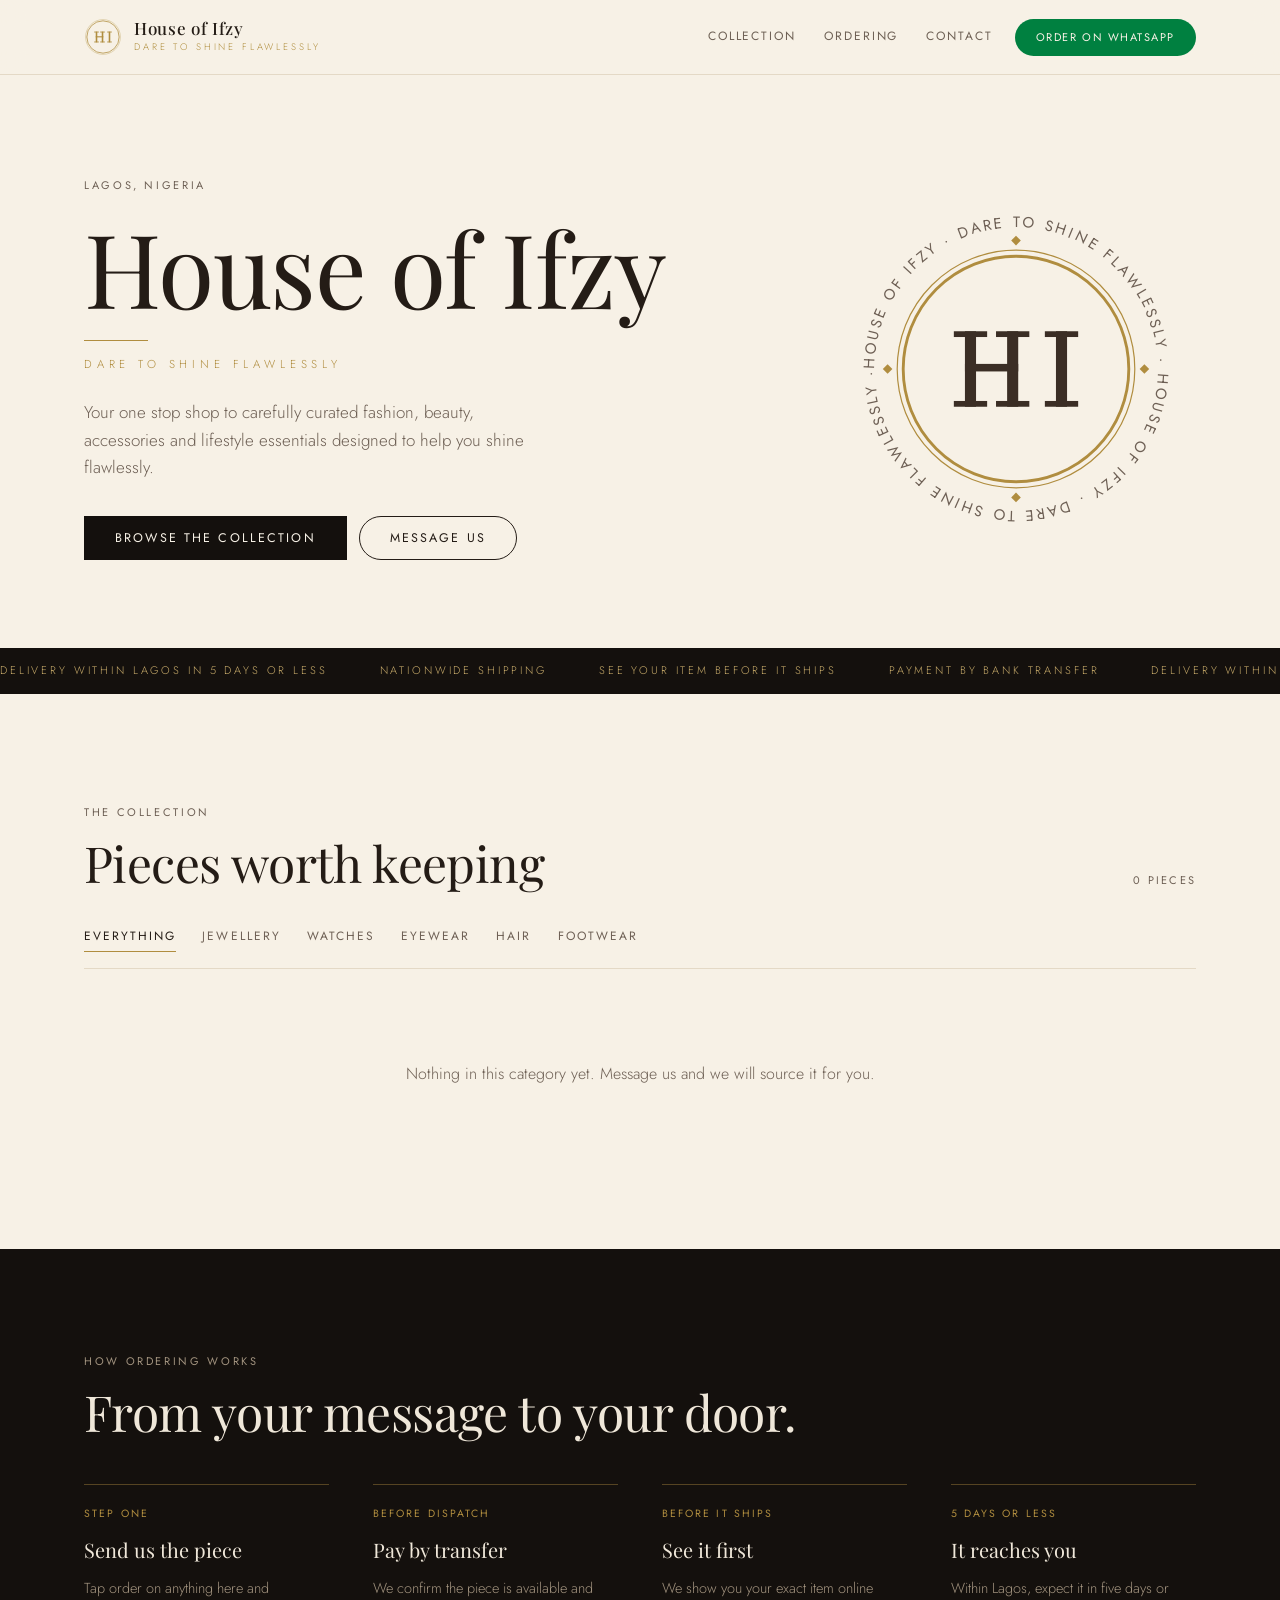
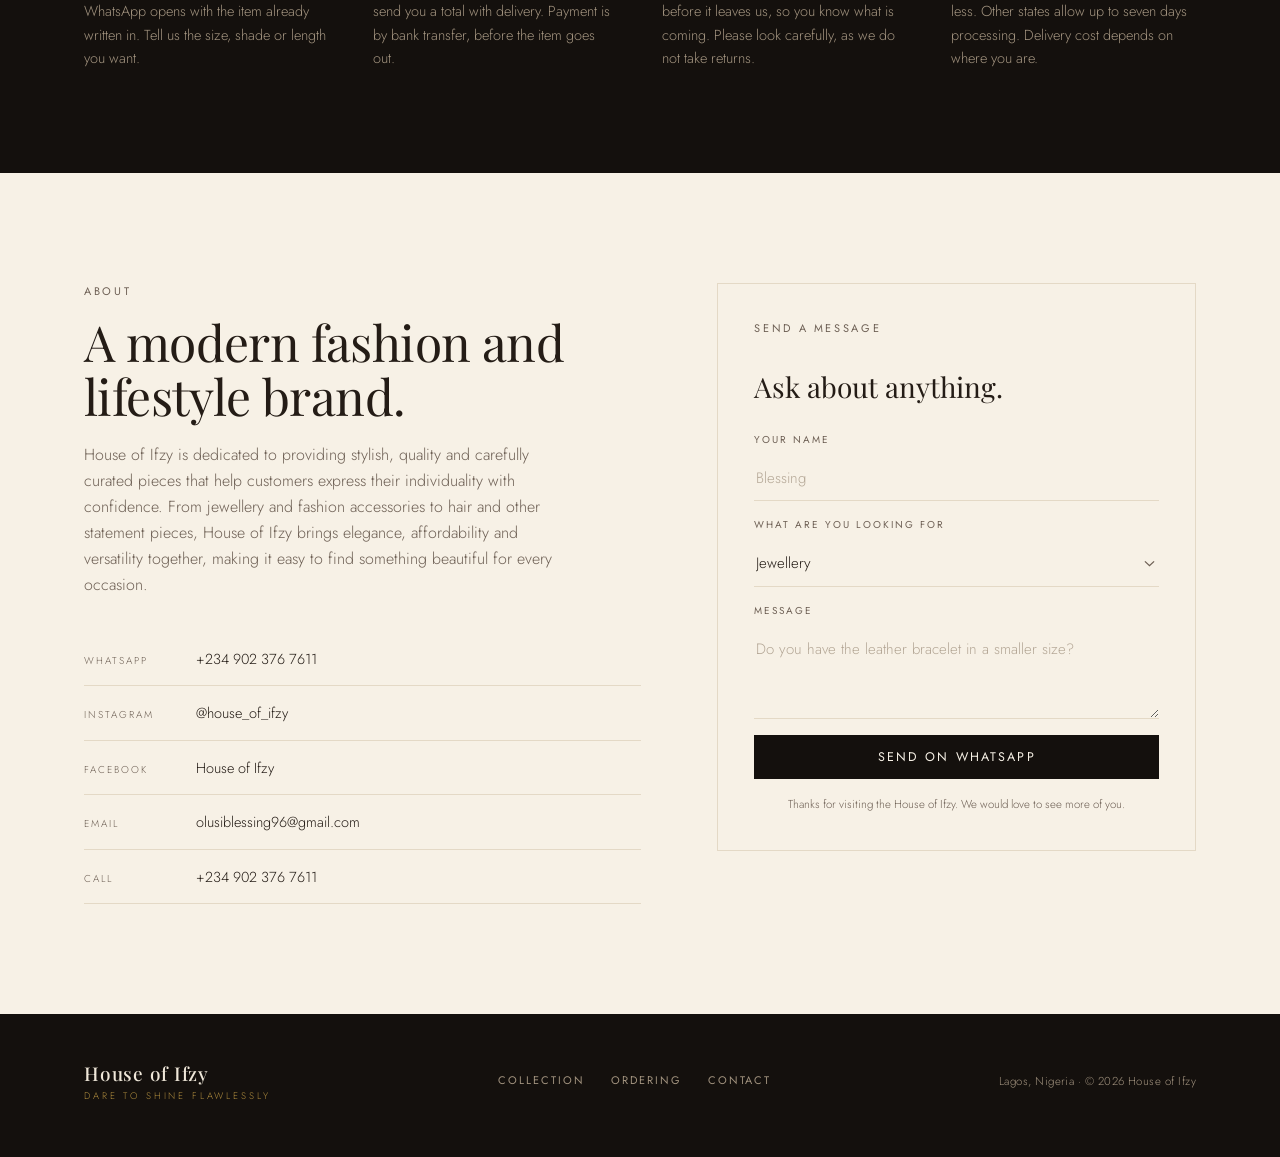
<file: house-of-ifzy/index.html>
<!doctype html>
<html lang="en">
  <head>
    <meta charset="utf-8" />
    <meta name="viewport" content="width=device-width, initial-scale=1" />
    <title>House of Ifzy | Dare to shine flawlessly</title>
    <meta
      name="description"
      content="Carefully curated fashion, beauty, accessories and lifestyle essentials. Jewellery, watches, eyewear, hair and footwear, delivered from Lagos nationwide."
    />

    <meta property="og:title" content="House of Ifzy" />
    <meta
      property="og:description"
      content="Dare to shine flawlessly. Curated jewellery, watches, eyewear, hair and footwear, from Lagos."
    />
    <meta property="og:type" content="website" />
    <meta property="og:url" content="https://house-of-ifzy.netlify.app/" />
    <meta
      property="og:image"
      content="https://house-of-ifzy.netlify.app/share-card.jpg"
    />
    <meta property="og:image:width" content="1200" />
    <meta property="og:image:height" content="630" />
    <meta
      property="og:image:alt"
      content="House of Ifzy. Dare to shine flawlessly."
    />
    <meta name="twitter:card" content="summary_large_image" />

    <link rel="icon" href="logo.svg" type="image/svg+xml" />

    <link rel="preconnect" href="https://fonts.googleapis.com" />
    <link rel="preconnect" href="https://fonts.gstatic.com" crossorigin />
    <link
      href="https://fonts.googleapis.com/css2?family=Playfair+Display:ital,wght@0,400;0,500;0,600;1,400&family=Jost:wght@300;400;500&display=swap"
      rel="stylesheet"
    />

    <link rel="stylesheet" href="styles.css" />
  </head>

  <body>
    <a class="skip" href="#collection">Skip to the collection</a>

    <!-- ============================================================ header -->
    <header class="masthead">
      <div class="shell masthead-in">
        <a class="brand" href="#top" aria-label="House of Ifzy, home">
          <svg
            class="brand-seal"
            viewBox="0 0 120 120"
            aria-hidden="true"
            focusable="false"
          >
            <circle
              cx="60"
              cy="60"
              r="55"
              fill="none"
              stroke="currentColor"
              stroke-width="1"
            />
            <circle
              cx="60"
              cy="60"
              r="51"
              fill="none"
              stroke="currentColor"
              stroke-width="2.4"
            />
            <g fill="currentColor">
              <rect x="37" y="43" width="5" height="34" />
              <rect x="56" y="43" width="5" height="34" />
              <rect x="37" y="57.7" width="24" height="3.4" />
              <rect x="32" y="43" width="15" height="2.6" />
              <rect x="32" y="74.4" width="15" height="2.6" />
              <rect x="51" y="43" width="15" height="2.6" />
              <rect x="51" y="74.4" width="15" height="2.6" />
              <rect x="78" y="43" width="5" height="34" />
              <rect x="73" y="43" width="15" height="2.6" />
              <rect x="73" y="74.4" width="15" height="2.6" />
            </g>
          </svg>
          <span class="brand-words">
            <span class="brand-name">House of Ifzy</span>
            <span class="brand-line">Dare to shine flawlessly</span>
          </span>
        </a>

        <nav class="masthead-nav" aria-label="Sections">
          <a href="#collection">Collection</a>
          <a href="#ordering">Ordering</a>
          <a href="#contact">Contact</a>
        </nav>

        <a
          class="btn btn-fill btn-sm"
          data-wa="Hello House of Ifzy, I would like to place an order."
          >Order on WhatsApp</a
        >
      </div>
    </header>

    <main id="top">
      <!-- ============================================================ hero -->
      <section class="hero">
        <div class="shell hero-in">
          <div class="hero-type">
            <p class="eyebrow reveal">Lagos, Nigeria</p>

            <h1 class="lockup reveal">
              <span class="lockup-name">House of Ifzy</span>
              <span class="lockup-rule" aria-hidden="true"></span>
              <span class="lockup-line">Dare to shine flawlessly</span>
            </h1>

            <p class="hero-copy reveal">
              Your one stop shop to carefully curated fashion, beauty,
              accessories and lifestyle essentials designed to help you shine
              flawlessly.
            </p>

            <div class="hero-acts reveal">
              <a class="btn btn-fill" href="#collection"
                >Browse the collection</a
              >
              <a
                class="btn btn-line"
                data-wa="Hello House of Ifzy, I have a question."
                >Message us</a
              >
            </div>
          </div>

          <div class="hallmark" aria-hidden="true">
            <svg viewBox="0 0 300 300" class="hallmark-svg">
              <defs>
                <path
                  id="hallmark-ring"
                  d="M 150,150 m -118,0 a 118,118 0 1,1 236,0 a 118,118 0 1,1 -236,0"
                />
              </defs>

              <g class="hallmark-spin">
                <text
                  class="hallmark-text"
                  textLength="741"
                  lengthAdjust="spacing"
                >
                  <textPath href="#hallmark-ring" startOffset="0">
                    HOUSE OF IFZY &#183; DARE TO SHINE FLAWLESSLY &#183; HOUSE
                    OF IFZY &#183; DARE TO SHINE FLAWLESSLY &#183;
                  </textPath>
                </text>
              </g>

              <circle cx="150" cy="150" r="99" class="hallmark-ring-thin" />
              <circle cx="150" cy="150" r="94" class="hallmark-ring-thick" />

              <g class="hallmark-tick">
                <path d="M150 39 L154 43 L150 47 L146 43 Z" />
                <path d="M261 150 L257 154 L253 150 L257 146 Z" />
                <path d="M150 261 L146 257 L150 253 L154 257 Z" />
                <path d="M39 150 L43 146 L47 150 L43 154 Z" />
              </g>

              <g
                class="hallmark-mono"
                transform="translate(150,150) scale(1.85) translate(-60,-60)"
              >
                <rect x="37" y="43" width="5" height="34" />
                <rect x="56" y="43" width="5" height="34" />
                <rect x="37" y="57.7" width="24" height="3.4" />
                <rect x="32" y="43" width="15" height="2.6" />
                <rect x="32" y="74.4" width="15" height="2.6" />
                <rect x="51" y="43" width="15" height="2.6" />
                <rect x="51" y="74.4" width="15" height="2.6" />
                <rect x="78" y="43" width="5" height="34" />
                <rect x="73" y="43" width="15" height="2.6" />
                <rect x="73" y="74.4" width="15" height="2.6" />
              </g>
            </svg>
          </div>
        </div>
      </section>

      <!-- ============================================================ strip -->
      <div class="strip">
        <div class="strip-track" id="strip" aria-hidden="true"></div>
      </div>

      <!-- ======================================================= collection -->
      <section class="collection" id="collection">
        <div class="shell">
          <div class="section-head">
            <div>
              <p class="eyebrow">The collection</p>
              <h2>Pieces worth keeping</h2>
            </div>
            <p class="tally" id="tally"></p>
          </div>

          <div
            class="filters"
            role="group"
            aria-label="Filter the collection"
            id="filters"
          ></div>

          <div class="rack" id="rack">
            <div class="ghost"></div>
            <div class="ghost"></div>
            <div class="ghost"></div>
            <div class="ghost"></div>
          </div>
        </div>
      </section>

      <!-- ========================================================= ordering -->
      <section class="ordering" id="ordering">
        <div class="shell">
          <p class="eyebrow">How ordering works</p>
          <h2>From your message to your door.</h2>

          <ol class="steps">
            <li class="step">
              <span class="step-when">Step one</span>
              <h3>Send us the piece</h3>
              <p>
                Tap order on anything here and WhatsApp opens with the item
                already written in. Tell us the size, shade or length you want.
              </p>
            </li>
            <li class="step">
              <span class="step-when">Before dispatch</span>
              <h3>Pay by transfer</h3>
              <p>
                We confirm the piece is available and send you a total with
                delivery. Payment is by bank transfer, before the item goes out.
              </p>
            </li>
            <li class="step">
              <span class="step-when">Before it ships</span>
              <h3>See it first</h3>
              <p>
                We show you your exact item online before it leaves us, so you
                know what is coming. Please look carefully, as we do not take
                returns.
              </p>
            </li>
            <li class="step">
              <span class="step-when">5 days or less</span>
              <h3>It reaches you</h3>
              <p>
                Within Lagos, expect it in five days or less. Other states allow
                up to seven days processing. Delivery cost depends on where you
                are.
              </p>
            </li>
          </ol>
        </div>
      </section>

      <!-- ========================================================== contact -->
      <section class="contact" id="contact">
        <div class="shell contact-in">
          <div class="about">
            <p class="eyebrow">About</p>
            <h2>A modern fashion and lifestyle brand.</h2>
            <p class="about-copy">
              House of Ifzy is dedicated to providing stylish, quality and
              carefully curated pieces that help customers express their
              individuality with confidence. From jewellery and fashion
              accessories to hair and other statement pieces, House of Ifzy
              brings elegance, affordability and versatility together, making it
              easy to find something beautiful for every occasion.
            </p>

            <nav class="reach" aria-label="Contact details">
              <a data-reach="wa"
                ><span class="reach-k">WhatsApp</span><span data-phone></span
              ></a>
              <a data-reach="ig"
                ><span class="reach-k">Instagram</span><span data-ig></span
              ></a>
              <a data-reach="fb"
                ><span class="reach-k">Facebook</span><span data-fb></span
              ></a>
              <a data-reach="mail"
                ><span class="reach-k">Email</span><span data-mail></span
              ></a>
              <a data-reach="tel"
                ><span class="reach-k">Call</span><span data-phone></span
              ></a>
            </nav>
          </div>

          <form class="enquiry" id="enquiry" novalidate>
            <p class="eyebrow">Send a message</p>
            <h3>Ask about anything.</h3>

            <div class="field">
              <label for="f-name">Your name</label>
              <input
                id="f-name"
                type="text"
                autocomplete="name"
                placeholder="Blessing"
                required
              />
            </div>

            <div class="field">
              <label for="f-cat">What are you looking for</label>
              <select id="f-cat"></select>
            </div>

            <div class="field">
              <label for="f-msg">Message</label>
              <textarea
                id="f-msg"
                placeholder="Do you have the leather bracelet in a smaller size?"
                required
              ></textarea>
            </div>

            <p class="form-error" id="f-error" hidden></p>
            <button class="btn btn-fill btn-block" type="submit">
              Send on WhatsApp
            </button>
            <p class="form-note">
              Thanks for visiting the House of Ifzy. We would love to see more
              of you.
            </p>
          </form>
        </div>
      </section>
    </main>

    <!-- ============================================================ footer -->
    <footer class="footer">
      <div class="shell footer-in">
        <div class="footer-brand">
          <span class="brand-name">House of Ifzy</span>
          <span class="brand-line">Dare to shine flawlessly</span>
        </div>

        <nav class="footer-nav" aria-label="Sections">
          <a href="#collection">Collection</a>
          <a href="#ordering">Ordering</a>
          <a href="#contact">Contact</a>
        </nav>

        <p class="footer-fine">
          Lagos, Nigeria <span aria-hidden="true">&#183;</span> &copy;
          <span id="year"></span> House of Ifzy
        </p>
      </div>
    </footer>

    <!-- ========================================================== lightbox -->
    <dialog class="viewer" id="viewer" aria-label="Product details"></dialog>

    <script src="app.js" type="module"></script>
  </body>
</html>
</file>
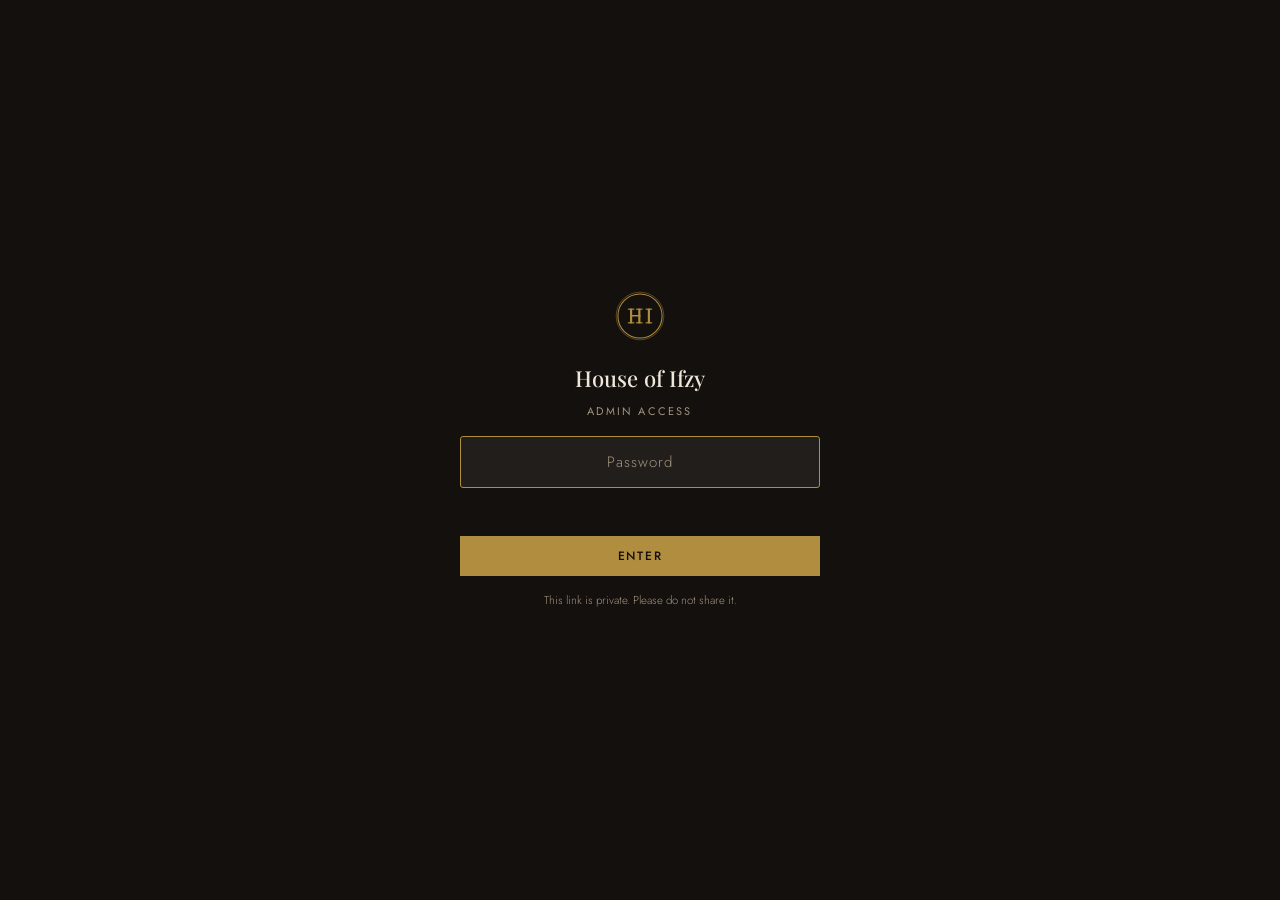
<file: house-of-ifzy/admin.html>
<!doctype html>
<html lang="en">
  <head>
    <meta charset="utf-8" />
    <meta name="viewport" content="width=device-width, initial-scale=1" />
    <title>House of Ifzy | Admin</title>
    <meta name="robots" content="noindex,nofollow" />

    <link rel="preconnect" href="https://fonts.googleapis.com" />
    <link rel="preconnect" href="https://fonts.gstatic.com" crossorigin />
    <link
      href="https://fonts.googleapis.com/css2?family=Playfair+Display:wght@400;500&family=Jost:wght@300;400;500&display=swap"
      rel="stylesheet"
    />

    <style>
      :root {
        --cream: #f7f1e6;
        --sand: #e4d9c6;
        --gold: #b08d3f;
        --gold-pale: #f0e8d4;
        --cocoa: #3b2e25;
        --ink: #241c16;
        --ink-soft: #6e6055;
        --noir: #14100d;
        --on-noir: #efe7d9;
        --on-noir-soft: #a2937f;
        --ok: #3a7d44;
        --bad: #a33a2a;
        --bad-pale: #fdf0ee;
        --display: "Playfair Display", Georgia, serif;
        --body: "Jost", system-ui, sans-serif;
        --pad: clamp(16px, 4vw, 28px);
        --ease: 240ms cubic-bezier(0.22, 0.61, 0.36, 1);
      }
      *,
      *::before,
      *::after {
        box-sizing: border-box;
        margin: 0;
        padding: 0;
      }
      html {
        -webkit-text-size-adjust: 100%;
        height: 100%;
      }
      body {
        background: var(--cream);
        color: var(--ink);
        font-family: var(--body);
        font-size: 16px;
        line-height: 1.5;
        min-height: 100%;
        display: flex;
        flex-direction: column;
      }
      img {
        display: block;
        max-width: 100%;
      }
      button,
      input,
      select,
      textarea {
        font: inherit;
        color: inherit;
      }
      button {
        background: none;
        border: 0;
        cursor: pointer;
      }
      :focus-visible {
        outline: 2px solid var(--gold);
        outline-offset: 3px;
      }

      .topbar {
        position: sticky;
        top: 0;
        z-index: 60;
        background: var(--noir);
        color: var(--on-noir);
        padding: 14px var(--pad);
        display: flex;
        align-items: center;
        gap: 14px;
        flex-shrink: 0;
      }
      .topbar-name {
        font-family: var(--display);
        font-size: 16px;
        font-weight: 500;
        margin-right: auto;
      }
      .topbar-badge {
        font-size: 10px;
        letter-spacing: 0.18em;
        text-transform: uppercase;
        color: var(--on-noir-soft);
      }
      .topbar-count {
        font-size: 12px;
        font-weight: 300;
        color: var(--on-noir-soft);
      }

      .btn {
        display: inline-flex;
        align-items: center;
        justify-content: center;
        gap: 8px;
        padding: 13px 22px;
        font-size: 12px;
        font-weight: 500;
        letter-spacing: 0.15em;
        text-transform: uppercase;
        line-height: 1;
        border: 1px solid transparent;
        transition:
          background var(--ease),
          color var(--ease),
          border-color var(--ease),
          opacity var(--ease);
      }
      .btn-gold {
        background: var(--gold);
        color: var(--noir);
      }
      .btn-gold:hover {
        background: #9a7b35;
      }
      .btn-dark {
        background: var(--noir);
        color: var(--on-noir);
      }
      .btn-dark:hover {
        background: var(--cocoa);
      }
      .btn-line {
        border-color: var(--sand);
        color: var(--ink-soft);
      }
      .btn-line:hover {
        border-color: var(--ink-soft);
        color: var(--ink);
      }
      .btn-danger {
        border-color: transparent;
        color: var(--bad);
      }
      .btn-danger:hover {
        background: var(--bad-pale);
      }
      .btn-sm {
        padding: 9px 14px;
        font-size: 11px;
      }
      .btn-block {
        width: 100%;
      }
      .btn[disabled] {
        opacity: 0.42;
        pointer-events: none;
      }
      .btn svg {
        width: 15px;
        height: 15px;
        flex: none;
      }

      .shell {
        width: 100%;
        max-width: 1100px;
        margin: 0 auto;
        padding: var(--pad);
        flex: 1;
      }

      .list-head {
        display: flex;
        align-items: center;
        gap: 12px;
        flex-wrap: wrap;
        margin-bottom: 22px;
      }
      .list-head h1 {
        font-family: var(--display);
        font-weight: 400;
        font-size: clamp(1.6rem, 4vw, 2.1rem);
        letter-spacing: -0.01em;
        margin-right: auto;
      }

      .product-list {
        display: flex;
        flex-direction: column;
        gap: 10px;
      }

      .product-row {
        display: grid;
        grid-template-columns: 60px 1fr auto;
        gap: 14px;
        align-items: center;
        background: #fff;
        border: 1px solid var(--sand);
        border-radius: 4px;
        padding: 12px;
      }
      .product-thumb {
        width: 60px;
        height: 72px;
        border-radius: 3px;
        overflow: hidden;
        background: var(--sand);
        display: grid;
        place-items: center;
        flex: none;
      }
      .product-thumb img {
        width: 100%;
        height: 100%;
        object-fit: cover;
      }
      .thumb-letter {
        font-family: var(--display);
        font-size: 22px;
        color: var(--ink-soft);
        opacity: 0.45;
      }
      .product-info h3 {
        font-family: var(--display);
        font-weight: 400;
        font-size: 16px;
        line-height: 1.2;
      }
      .product-meta {
        font-size: 12px;
        font-weight: 300;
        color: var(--ink-soft);
        margin-top: 4px;
        display: flex;
        flex-wrap: wrap;
        gap: 6px;
      }
      .meta-tag {
        font-size: 10px;
        letter-spacing: 0.14em;
        text-transform: uppercase;
        padding: 3px 7px;
        background: var(--gold-pale);
        color: var(--gold);
      }
      .meta-tag.out {
        background: #f5f5f5;
        color: var(--ink-soft);
      }
      .product-acts {
        display: flex;
        gap: 6px;
        flex-direction: column;
      }

      .empty-state {
        padding: 52px var(--pad);
        text-align: center;
        color: var(--ink-soft);
        font-weight: 300;
        font-size: 15px;
      }
      .empty-state p {
        max-width: 36ch;
        margin: 0 auto;
      }
      .loading-row {
        display: flex;
        align-items: center;
        gap: 12px;
        padding: 44px 0;
        color: var(--ink-soft);
        font-weight: 300;
      }
      .spin {
        animation: spin 700ms linear infinite;
      }
      @keyframes spin {
        to {
          transform: rotate(360deg);
        }
      }

      .form-panel {
        display: none;
        max-width: 640px;
        margin: 0 auto;
      }
      .form-panel.active {
        display: block;
      }
      .list-view.hidden {
        display: none;
      }

      .form-head {
        display: flex;
        align-items: center;
        gap: 14px;
        margin-bottom: 28px;
      }
      .form-head h1 {
        font-family: var(--display);
        font-weight: 400;
        font-size: clamp(1.5rem, 4vw, 2rem);
        margin-right: auto;
      }

      .form-body {
        display: flex;
        flex-direction: column;
        gap: 18px;
      }

      .field {
        display: flex;
        flex-direction: column;
        gap: 8px;
      }
      .field label,
      .field-label {
        font-size: 10px;
        letter-spacing: 0.2em;
        text-transform: uppercase;
        color: var(--ink-soft);
        font-weight: 500;
      }
      .field input,
      .field select,
      .field textarea {
        width: 100%;
        background: #fff;
        border: 1px solid var(--sand);
        border-radius: 3px;
        padding: 13px 14px;
        font-size: 15px;
        font-weight: 300;
        transition: border-color var(--ease);
      }
      .field input:focus,
      .field select:focus,
      .field textarea:focus {
        outline: none;
        border-color: var(--gold);
      }
      .field select {
        appearance: none;
        -webkit-appearance: none;
        background-image: url("data:image/svg+xml,%3Csvg xmlns='http://www.w3.org/2000/svg' viewBox='0 0 12 8'%3E%3Cpath d='M1 1.5 6 6.5 11 1.5' fill='none' stroke='%236E6055' stroke-width='1.4'/%3E%3C/svg%3E");
        background-repeat: no-repeat;
        background-position: right 12px center;
        background-size: 11px;
        padding-right: 32px;
        cursor: pointer;
      }
      .field textarea {
        resize: vertical;
        min-height: 90px;
      }
      .field .hint {
        font-size: 12px;
        font-weight: 300;
        color: var(--ink-soft);
      }
      .field .err {
        font-size: 12px;
        color: var(--bad);
        display: none;
      }
      .field.has-error input {
        border-color: var(--bad);
      }
      .field.has-error .err {
        display: block;
      }
      .two {
        display: grid;
        grid-template-columns: 1fr 1fr;
        gap: 14px;
      }

      .toggle-wrap {
        display: flex;
        align-items: center;
        gap: 14px;
        padding: 14px;
        background: #fff;
        border: 1px solid var(--sand);
        border-radius: 3px;
      }
      .toggle-wrap label {
        font-size: 15px;
        font-weight: 300;
        flex: 1;
        cursor: pointer;
      }
      .toggle {
        position: relative;
        width: 44px;
        height: 26px;
        flex: none;
      }
      .toggle input {
        position: absolute;
        inset: 0;
        opacity: 0;
        margin: 0;
        cursor: pointer;
        z-index: 2;
      }
      .toggle-track {
        position: absolute;
        inset: 0;
        border-radius: 999px;
        background: var(--sand);
        transition: background var(--ease);
        pointer-events: none;
      }
      .toggle-track::after {
        content: "";
        position: absolute;
        left: 3px;
        top: 3px;
        width: 20px;
        height: 20px;
        border-radius: 50%;
        background: #fff;
        transition: transform var(--ease);
      }
      .toggle input:checked + .toggle-track {
        background: var(--gold);
      }
      .toggle input:checked + .toggle-track::after {
        transform: translateX(18px);
      }

      .photo-field {
        display: grid;
        grid-template-columns: 72px 1fr;
        gap: 12px;
        align-items: start;
      }
      .photo-preview {
        width: 72px;
        height: 88px;
        border-radius: 3px;
        overflow: hidden;
        background: var(--sand);
        display: grid;
        place-items: center;
        flex: none;
        border: 1px solid var(--sand);
      }
      .photo-preview img {
        width: 100%;
        height: 100%;
        object-fit: cover;
      }
      .preview-letter {
        font-family: var(--display);
        font-size: 20px;
        color: var(--ink-soft);
        opacity: 0.35;
      }
      .preview-bad {
        font-size: 9px;
        color: var(--bad);
        text-align: center;
        padding: 4px;
        display: none;
      }

      .form-actions {
        display: flex;
        gap: 10px;
        flex-wrap: wrap;
        padding-top: 8px;
        border-top: 1px solid var(--sand);
        margin-top: 8px;
      }

      .toast {
        position: fixed;
        bottom: 22px;
        left: 50%;
        transform: translateX(-50%);
        z-index: 99;
        padding: 13px 22px;
        background: var(--noir);
        color: var(--on-noir);
        font-size: 14px;
        font-weight: 400;
        box-shadow: 0 8px 28px rgba(0, 0, 0, 0.28);
        transition:
          opacity var(--ease),
          transform var(--ease);
        pointer-events: none;
        white-space: nowrap;
      }
      .toast.ok {
        background: var(--ok);
      }
      .toast.bad {
        background: var(--bad);
      }
      .toast.hidden {
        opacity: 0;
        transform: translateX(-50%) translateY(8px);
      }

      .setup-notice {
        background: #fff;
        border: 1px solid var(--sand);
        border-radius: 4px;
        padding: 22px var(--pad);
        margin-bottom: 24px;
      }
      .setup-notice h2 {
        font-family: var(--display);
        font-size: 20px;
        font-weight: 400;
        margin-bottom: 10px;
      }
      .setup-notice p {
        font-size: 14px;
        font-weight: 300;
        color: var(--ink-soft);
        margin-bottom: 6px;
      }

      @media (max-width: 600px) {
        .two {
          grid-template-columns: 1fr;
        }
        .product-row {
          grid-template-columns: 52px 1fr;
          gap: 10px;
        }
        .product-acts {
          flex-direction: row;
          grid-column: 1/-1;
        }
        .product-thumb {
          width: 52px;
          height: 62px;
        }
      }

      /* --------------------------------------------------------- gate */
      .gate {
        position: fixed;
        inset: 0;
        z-index: 999;
        background: var(--noir);
        color: var(--on-noir);
        display: flex;
        align-items: center;
        justify-content: center;
        padding: 20px;
      }
      .gate-form {
        width: 100%;
        max-width: 360px;
        display: flex;
        flex-direction: column;
        gap: 16px;
        text-align: center;
      }
      .gate-seal {
        width: 52px;
        height: 52px;
        margin: 0 auto 4px;
        color: var(--gold);
      }
      .gate-form h1 {
        font-family: var(--display);
        font-weight: 500;
        font-size: 22px;
        letter-spacing: 0.01em;
      }
      .gate-form p.gate-sub {
        font-size: 11px;
        letter-spacing: 0.2em;
        text-transform: uppercase;
        color: var(--on-noir-soft);
        margin-top: -8px;
      }
      .gate-form input {
        width: 100%;
        background: rgba(255, 255, 255, 0.06);
        border: 1px solid rgba(239, 231, 217, 0.22);
        border-radius: 3px;
        padding: 14px 16px;
        font-size: 15px;
        font-weight: 300;
        color: var(--on-noir);
        text-align: center;
        letter-spacing: 0.06em;
        transition: border-color var(--ease);
      }
      .gate-form input:focus {
        outline: none;
        border-color: var(--gold);
      }
      .gate-form input::placeholder {
        color: var(--on-noir-soft);
      }
      .gate-error {
        font-size: 13px;
        color: #e08a78;
        min-height: 16px;
      }
      .gate-note {
        font-size: 11.5px;
        font-weight: 300;
        color: var(--on-noir-soft);
        line-height: 1.5;
      }
    </style>
  </head>

  <body>
    <div class="gate" id="gate">
      <form class="gate-form" id="gate-form">
        <svg class="gate-seal" viewBox="0 0 120 120" aria-hidden="true">
          <circle
            cx="60"
            cy="60"
            r="55"
            fill="none"
            stroke="currentColor"
            stroke-width="1"
          />
          <circle
            cx="60"
            cy="60"
            r="51"
            fill="none"
            stroke="currentColor"
            stroke-width="2.4"
          />
          <g fill="currentColor">
            <rect x="37" y="43" width="5" height="34" />
            <rect x="56" y="43" width="5" height="34" />
            <rect x="37" y="57.7" width="24" height="3.4" />
            <rect x="32" y="43" width="15" height="2.6" />
            <rect x="32" y="74.4" width="15" height="2.6" />
            <rect x="51" y="43" width="15" height="2.6" />
            <rect x="51" y="74.4" width="15" height="2.6" />
            <rect x="78" y="43" width="5" height="34" />
            <rect x="73" y="43" width="15" height="2.6" />
            <rect x="73" y="74.4" width="15" height="2.6" />
          </g>
        </svg>
        <h1>House of Ifzy</h1>
        <p class="gate-sub">Admin access</p>
        <label
          class="sr-only"
          for="gate-password"
          style="position: absolute; left: -9999px"
          >Password</label
        >
        <input
          id="gate-password"
          type="password"
          placeholder="Password"
          autocomplete="current-password"
          autofocus
          required
        />
        <p class="gate-error" id="gate-error" aria-live="polite"></p>
        <button type="submit" class="btn btn-gold">Enter</button>
        <p class="gate-note">This link is private. Please do not share it.</p>
      </form>
    </div>

    <div class="topbar">
      <div style="flex: 1; min-width: 0">
        <p class="topbar-name">House of Ifzy</p>
        <p class="topbar-badge">Admin &middot; Private</p>
      </div>
      <span class="topbar-count" id="topbar-count"></span>
    </div>

    <div class="shell">
      <div class="setup-notice" id="setup-notice" hidden>
        <h2>One step left</h2>
        <p>
          Paste your Apps Script web app URL into
          <strong>APPS_SCRIPT_URL</strong> near the top of the script in this
          file to enable saving.
        </p>
        <p>
          You can still browse products, but saving changes will not work until
          that URL is set.
        </p>
      </div>

      <div class="list-view" id="list-view">
        <div class="list-head">
          <h1>Products</h1>
          <button class="btn btn-gold" id="btn-add">
            <svg
              viewBox="0 0 24 24"
              fill="none"
              stroke="currentColor"
              stroke-width="2.2"
              aria-hidden="true"
            >
              <line x1="12" y1="5" x2="12" y2="19" />
              <line x1="5" y1="12" x2="19" y2="12" />
            </svg>
            Add product
          </button>
          <button class="btn btn-line btn-sm" id="btn-refresh" title="Refresh">
            <svg
              viewBox="0 0 24 24"
              fill="none"
              stroke="currentColor"
              stroke-width="2.2"
              aria-hidden="true"
            >
              <path d="M3 12a9 9 0 1 0 9-9 9.75 9.75 0 0 0-6.74 2.74L3 8" />
              <path d="M3 3v5h5" />
            </svg>
          </button>
        </div>
        <div class="product-list" id="product-list"></div>
      </div>

      <div class="form-panel" id="form-panel">
        <div class="form-head">
          <button class="btn btn-line btn-sm" id="btn-back">
            <svg
              viewBox="0 0 24 24"
              fill="none"
              stroke="currentColor"
              stroke-width="2.2"
              aria-hidden="true"
            >
              <polyline points="15 18 9 12 15 6" />
            </svg>
            Back
          </button>
          <h1 id="form-title">Add a product</h1>
        </div>

        <form id="product-form" novalidate>
          <div class="form-body">
            <div class="field" id="f-name-field">
              <label for="f-name">Product name</label>
              <input
                id="f-name"
                type="text"
                maxlength="120"
                placeholder="Leather and Steel Bracelet"
                required
              />
              <p class="err">Please enter the product name.</p>
            </div>

            <div class="two">
              <div class="field">
                <label for="f-cat">Category</label>
                <select id="f-cat">
                  <option value="jewellery">Jewellery</option>
                  <option value="watches">Watches</option>
                  <option value="eyewear">Eyewear</option>
                  <option value="hair">Hair</option>
                  <option value="footwear">Footwear</option>
                </select>
              </div>
              <div class="field">
                <label for="f-price">Price (numbers only)</label>
                <input
                  id="f-price"
                  type="number"
                  min="0"
                  step="1"
                  placeholder="Leave empty for message for price"
                />
              </div>
            </div>

            <div class="field">
              <label for="f-note">Short line (shown on the card)</label>
              <input
                id="f-note"
                type="text"
                maxlength="200"
                placeholder="Unisex, one size, does not tarnish"
              />
              <p class="hint">
                Sizes, shades, material, or what makes it special.
              </p>
            </div>

            <div class="field">
              <label for="f-desc">Full description (shown when tapped)</label>
              <textarea
                id="f-desc"
                maxlength="1200"
                placeholder="Write a few sentences about the piece."
              ></textarea>
            </div>

            <div class="field">
              <span class="field-label">Photos</span>
              <p class="hint" style="margin-bottom: 12px">
                Upload to <strong>cloudinary.com</strong> (free), copy the URL
                and paste it below.
              </p>
              <div style="display: flex; flex-direction: column; gap: 12px">
                <div class="photo-field">
                  <div class="photo-preview" id="prev-1">
                    <span class="preview-letter">1</span>
                    <span class="preview-bad">Bad URL</span>
                  </div>
                  <div class="field" style="margin: 0">
                    <label for="f-photo1">Photo 1 (main)</label>
                    <input
                      id="f-photo1"
                      type="url"
                      placeholder="https://res.cloudinary.com/..."
                    />
                  </div>
                </div>

                <div class="photo-field">
                  <div class="photo-preview" id="prev-2">
                    <span class="preview-letter">2</span>
                    <span class="preview-bad">Bad URL</span>
                  </div>
                  <div class="field" style="margin: 0">
                    <label for="f-photo2">Photo 2</label>
                    <input id="f-photo2" type="url" placeholder="Optional" />
                  </div>
                </div>

                <div class="photo-field">
                  <div class="photo-preview" id="prev-3">
                    <span class="preview-letter">3</span>
                    <span class="preview-bad">Bad URL</span>
                  </div>
                  <div class="field" style="margin: 0">
                    <label for="f-photo3">Photo 3</label>
                    <input id="f-photo3" type="url" placeholder="Optional" />
                  </div>
                </div>
              </div>
            </div>

            <div class="field">
              <label for="f-video">Video URL (optional)</label>
              <input
                id="f-video"
                type="url"
                placeholder="https://www.youtube.com/embed/VIDEO_ID"
              />
              <p class="hint">
                YouTube: click Share then Embed and copy the src URL from the
                iframe code.
              </p>
            </div>

            <div class="toggle-wrap">
              <label for="f-stock">In stock</label>
              <span class="toggle">
                <input type="checkbox" id="f-stock" checked />
                <span class="toggle-track"></span>
              </span>
            </div>

            <p
              id="form-error"
              style="font-size: 13px; color: var(--bad); display: none"
            ></p>

            <div class="form-actions">
              <button
                type="submit"
                class="btn btn-gold"
                id="btn-save"
                style="flex: 1"
              >
                Save product
              </button>
              <button type="button" class="btn btn-line" id="btn-cancel">
                Cancel
              </button>
              <button
                type="button"
                class="btn btn-danger btn-sm"
                id="btn-delete"
                hidden
              >
                Delete
              </button>
            </div>
          </div>
        </form>
      </div>
    </div>

    <div class="toast hidden" id="toast" role="status" aria-live="polite"></div>

    <script type="module">
      /* ============================================================
   ADMIN PASSWORD

   Below is a SHA-256 hash of the password, not the password itself.
   Someone reading this file cannot see the real password directly.

   The placeholder password right now is: changeme
   Change it before sharing this link with anyone.

   TO SET YOUR OWN PASSWORD:
   1. Open this page once it is deployed (this needs a real https
      address to work, a local file will not do the hashing)
   2. Right click the page, choose Inspect, click the Console tab
   3. Paste the line below, with your own password inside the quotes,
      and press enter:

        crypto.subtle.digest("SHA-256", new TextEncoder().encode("yourpasswordhere")).then(b=>console.log(Array.from(new Uint8Array(b)).map(x=>x.toString(16).padStart(2,"0")).join("")))

   4. Copy the long string it prints out
   5. Paste it below, replacing PASSWORD_HASH

   Or simpler: just tell Claude the password you want and it will
   generate this line for you.
   ============================================================ */
      const PASSWORD_HASH =
        "057ba03d6c44104863dc7361fe4578965d1887360f90a0895882e58a6248fc86"; // "changeme"

      async function sha256Hex(text) {
        const bytes = await crypto.subtle.digest(
          "SHA-256",
          new TextEncoder().encode(text),
        );
        return Array.from(new Uint8Array(bytes))
          .map((b) => b.toString(16).padStart(2, "0"))
          .join("");
      }

      (function initGate() {
        const gate = document.getElementById("gate");
        const form = document.getElementById("gate-form");
        const input = document.getElementById("gate-password");
        const errorEl = document.getElementById("gate-error");

        // Stay unlocked for the rest of this browser tab, so saving a
        // product does not ask for the password again a minute later.
        if (sessionStorage.getItem("ifzy-admin-unlocked") === "1") {
          gate.remove();
          return;
        }

        // The hashing function needs a secure context. A page opened as a
        // local file (not through a real https address) will not have it,
        // which is the same requirement the product saving already has.
        if (!window.crypto?.subtle) {
          errorEl.textContent =
            "This page needs to be opened at its real https address to work, not as a local file.";
          form.querySelector("button").disabled = true;
          return;
        }

        form.addEventListener("submit", async (e) => {
          e.preventDefault();
          errorEl.textContent = "";
          const hash = await sha256Hex(input.value);

          if (hash === PASSWORD_HASH) {
            sessionStorage.setItem("ifzy-admin-unlocked", "1");
            gate.remove();
          } else {
            errorEl.textContent = "That password is not right.";
            input.value = "";
            input.focus();
          }
        });
      })();
    </script>

    <script type="module">
      const SHEET_URL =
        "https://docs.google.com/spreadsheets/d/e/2PACX-1vReGKRJu5HsqpFN1claodev6n_HxxhWr3RayMJKwAbNyR4DYGTwpznMYXYr1Sw1q18MOUgXcrvUoHfB/pub?output=csv";
      const APPS_SCRIPT_URL =
        "https://script.google.com/macros/s/AKfycbyoltoeYmnUJuriQtJFydwLjQygrVifFN7dAy8t0wPpwqXEPRO4QyqdCI8JGnFpkfE6/exec";

      const CATEGORIES = [
        { key: "jewellery", label: "Jewellery" },
        { key: "watches", label: "Watches" },
        { key: "eyewear", label: "Eyewear" },
        { key: "hair", label: "Hair" },
        { key: "footwear", label: "Footwear" },
      ];

      const $ = (sel, r = document) => r.querySelector(sel);
      const $$ = (sel, r = document) => Array.from(r.querySelectorAll(sel));
      const esc = (s) =>
        String(s ?? "").replace(
          /[&<>"']/g,
          (c) =>
            ({
              "&": "&amp;",
              "<": "&lt;",
              ">": "&gt;",
              '"': "&quot;",
              "'": "&#39;",
            })[c],
        );
      const money = (n) => "\u20A6" + Number(n).toLocaleString("en-NG");
      const labelOf = (key) =>
        (CATEGORIES.find((c) => c.key === key) || { label: key }).label;

      let products = [];
      let editingProduct = null;

      function parseCsv(csv) {
        const lines = csv.trim().split("\n");
        if (lines.length < 2) return [];
        const parseLine = (line) => {
          const fields = [];
          let field = "",
            inQ = false;
          for (let i = 0; i < line.length; i++) {
            const ch = line[i];
            if (ch === '"' && line[i + 1] === '"') {
              field += '"';
              i++;
            } else if (ch === '"') {
              inQ = !inQ;
            } else if (ch === "," && !inQ) {
              fields.push(field.trim());
              field = "";
            } else field += ch;
          }
          fields.push(field.trim());
          return fields;
        };
        const headers = parseLine(lines[0]).map((h) => h.toLowerCase().trim());
        const get = (vals, key) => (vals[headers.indexOf(key)] || "").trim();
        return lines
          .slice(1)
          .map((line, i) => {
            const v = parseLine(line);
            const name = get(v, "name");
            if (!name) return null;
            const rawPrice = get(v, "price").replace(/[^0-9.]/g, "");
            return {
              rowNum: i + 2,
              name,
              category: get(v, "category"),
              price: rawPrice ? Number(rawPrice) : null,
              note: get(v, "note"),
              description: get(v, "description"),
              photo_1: get(v, "photo_1"),
              photo_2: get(v, "photo_2"),
              photo_3: get(v, "photo_3"),
              video_url: get(v, "video_url"),
              in_stock: get(v, "in_stock").toLowerCase() !== "no",
            };
          })
          .filter(Boolean);
      }

      async function loadProducts() {
        const list = $("#product-list");
        list.innerHTML =
          '<div class="loading-row"><svg class="spin" width="20" height="20" viewBox="0 0 24 24" fill="none" stroke="currentColor" stroke-width="2" aria-hidden="true"><path d="M3 12a9 9 0 1 0 9-9 9.75 9.75 0 0 0-6.74 2.74L3 8"/><path d="M3 3v5h5"/></svg>Loading...</div>';
        try {
          const res = await fetch(SHEET_URL + "&t=" + Date.now());
          if (!res.ok) throw new Error("Sheet returned " + res.status);
          products = parseCsv(await res.text());
          renderList();
        } catch (err) {
          list.innerHTML =
            '<div class="empty-state"><p>Could not load products. Check your sheet URL and refresh.</p><p style="margin-top:8px;font-size:12px;color:var(--bad)">' +
            esc(err.message) +
            "</p></div>";
        }
      }

      function renderList() {
        const list = $("#product-list");
        $("#topbar-count").textContent =
          products.length + " product" + (products.length !== 1 ? "s" : "");
        if (!products.length) {
          list.innerHTML =
            '<div class="empty-state"><p>No products yet. Tap "Add product" to add your first one.</p></div>';
          return;
        }
        list.innerHTML = products
          .map(
            (p) => `
    <div class="product-row" data-row="${p.rowNum}">
      <div class="product-thumb">
        ${
          p.photo_1
            ? '<img src="' +
              esc(p.photo_1) +
              '" alt="" loading="lazy" onerror="this.style.display=\'none\';this.nextElementSibling.style.display=\'grid\'">' +
              '<span class="thumb-letter" style="display:none">' +
              esc(p.name.charAt(0)) +
              "</span>"
            : '<span class="thumb-letter">' + esc(p.name.charAt(0)) + "</span>"
        }
      </div>
      <div class="product-info">
        <h3>${esc(p.name)}</h3>
        <div class="product-meta">
          <span class="meta-tag">${esc(labelOf(p.category))}</span>
          ${p.price !== null ? "<span>" + esc(money(p.price)) + "</span>" : '<span style="font-style:italic">Message for price</span>'}
          ${!p.in_stock ? '<span class="meta-tag out">Sold out</span>' : ""}
        </div>
      </div>
      <div class="product-acts">
        <button class="btn btn-dark btn-sm" data-act="edit" data-row="${p.rowNum}">Edit</button>
      </div>
    </div>`,
          )
          .join("");
      }

      $("#product-list").addEventListener("click", (e) => {
        const btn = e.target.closest("[data-act]");
        if (!btn) return;
        const product = products.find(
          (p) => p.rowNum === Number(btn.dataset.row),
        );
        if (product && btn.dataset.act === "edit") openForm(product);
      });

      function openForm(product = null) {
        editingProduct = product;
        $("#form-title").textContent = product
          ? "Edit product"
          : "Add a product";
        $("#btn-delete").hidden = !product;
        $("#btn-save").textContent = product ? "Save changes" : "Save product";
        $("#form-error").style.display = "none";
        $("#f-name").value = product?.name || "";
        $("#f-cat").value = product?.category || "jewellery";
        $("#f-price").value = product?.price ?? "";
        $("#f-note").value = product?.note || "";
        $("#f-desc").value = product?.description || "";
        $("#f-photo1").value = product?.photo_1 || "";
        $("#f-photo2").value = product?.photo_2 || "";
        $("#f-photo3").value = product?.photo_3 || "";
        $("#f-video").value = product?.video_url || "";
        $("#f-stock").checked = product ? product.in_stock : true;
        updatePreview("f-photo1", "prev-1");
        updatePreview("f-photo2", "prev-2");
        updatePreview("f-photo3", "prev-3");
        $$(".field.has-error").forEach((f) => f.classList.remove("has-error"));
        $("#list-view").classList.add("hidden");
        $("#form-panel").classList.add("active");
        window.scrollTo(0, 0);
      }

      function closeForm() {
        $("#form-panel").classList.remove("active");
        $("#list-view").classList.remove("hidden");
        editingProduct = null;
      }

      $("#btn-add").addEventListener("click", () => openForm(null));
      $("#btn-back").addEventListener("click", closeForm);
      $("#btn-cancel").addEventListener("click", closeForm);
      $("#btn-refresh").addEventListener("click", loadProducts);

      function updatePreview(inputId, previewId) {
        const url = $("#" + inputId).value.trim();
        const preview = $("#" + previewId);
        const letter = $(".preview-letter", preview);
        const bad = $(".preview-bad", preview);
        let img = $("img", preview);
        if (!url) {
          if (img) img.remove();
          letter.style.display = "grid";
          bad.style.display = "none";
          return;
        }
        if (!img) {
          img = document.createElement("img");
          img.alt = "";
          preview.insertBefore(img, letter);
        }
        img.style.display = "";
        letter.style.display = "none";
        bad.style.display = "none";
        img.onload = () => {
          bad.style.display = "none";
        };
        img.onerror = () => {
          img.style.display = "none";
          letter.style.display = "grid";
          bad.style.display = "block";
        };
        img.src = url;
      }

      ["f-photo1", "f-photo2", "f-photo3"].forEach((id, i) => {
        let timer;
        $("#" + id).addEventListener("input", () => {
          clearTimeout(timer);
          timer = setTimeout(() => updatePreview(id, "prev-" + (i + 1)), 500);
        });
      });

      $("#product-form").addEventListener("submit", async (e) => {
        e.preventDefault();
        const name = $("#f-name").value.trim();
        if (!name) {
          $("#f-name-field").classList.add("has-error");
          $("#f-name").focus();
          return;
        }
        $("#f-name-field").classList.remove("has-error");
        const data = {
          action: editingProduct ? "update" : "add",
          name,
          category: $("#f-cat").value,
          price: $("#f-price").value.trim(),
          note: $("#f-note").value.trim(),
          description: $("#f-desc").value.trim(),
          photo_1: $("#f-photo1").value.trim(),
          photo_2: $("#f-photo2").value.trim(),
          photo_3: $("#f-photo3").value.trim(),
          video_url: $("#f-video").value.trim(),
          in_stock: $("#f-stock").checked ? "yes" : "no",
        };
        if (editingProduct) data.rowIndex = String(editingProduct.rowNum);
        await submit(data, "Saved");
      });

      $("#btn-delete").addEventListener("click", async () => {
        if (!editingProduct) return;
        if (
          !confirm(
            'Delete "' + editingProduct.name + '"? This cannot be undone.',
          )
        )
          return;
        await submit(
          { action: "delete", rowIndex: String(editingProduct.rowNum) },
          "Deleted",
        );
      });

      async function submit(data, successVerb) {
        if (APPS_SCRIPT_URL === "PASTE_APPS_SCRIPT_URL_HERE") {
          showToast("Apps Script URL not set yet.", "bad");
          return;
        }
        const btn = $("#btn-save");
        const errEl = $("#form-error");
        btn.disabled = true;
        btn.textContent = "Saving...";
        errEl.style.display = "none";
        try {
          const res = await fetch(APPS_SCRIPT_URL, {
            method: "POST",
            body: new URLSearchParams(data),
          });
          let json;
          try {
            json = await res.json();
          } catch {
            json = {
              ok: false,
              error: "Could not read the response from Google.",
            };
          }
          if (json.ok) {
            showToast(successVerb + " successfully.", "ok");
            closeForm();
            setTimeout(loadProducts, 1400);
          } else {
            throw new Error(json.error || "Something went wrong.");
          }
        } catch (err) {
          errEl.textContent = err.message;
          errEl.style.display = "block";
          console.error(err);
        } finally {
          btn.disabled = false;
          btn.textContent = editingProduct ? "Save changes" : "Save product";
        }
      }

      let toastTimer;
      function showToast(message, type = "ok") {
        const t = $("#toast");
        t.textContent = message;
        t.className = "toast " + type;
        clearTimeout(toastTimer);
        toastTimer = setTimeout(() => t.classList.add("hidden"), 3200);
      }

      if (APPS_SCRIPT_URL === "PASTE_APPS_SCRIPT_URL_HERE")
        $("#setup-notice").hidden = false;

      loadProducts();
    </script>
  </body>
</html>
</file>
<file: house-of-ifzy/styles.css>
:root {
  /* surfaces */
  --noir: #14100d;
  --cocoa: #3b2e25;
  --cream: #f7f1e6;
  --sand: #e4d9c6;

  /* accents */
  --gold: #b08d3f;
  --gold-soft: #c9ac6b;
  --steel: #8a8f96;

  /* text */
  --ink: #241c16;
  --ink-soft: #6e6055;
  --on-noir: #efe7d9;
  --on-noir-soft: #a2937f;

  --display: "Playfair Display", Georgia, "Times New Roman", serif;
  --body: "Jost", system-ui, -apple-system, "Segoe UI", sans-serif;

  --gutter: clamp(20px, 5vw, 80px);
  --ease: 340ms cubic-bezier(0.22, 0.61, 0.36, 1);
  --quick: 180ms ease;
}

/* category material tones */
[data-cat="jewellery"] {
  --tone: #b08d3f;
} /* gold */
[data-cat="watches"] {
  --tone: #7c838b;
} /* brushed steel */
[data-cat="eyewear"] {
  --tone: #4a3f35;
} /* tortoiseshell */
[data-cat="hair"] {
  --tone: #8a5a3b;
} /* cognac */
[data-cat="footwear"] {
  --tone: #2c2320;
} /* dark leather */

*,
*::before,
*::after {
  box-sizing: border-box;
}
html {
  -webkit-text-size-adjust: 100%;
  scroll-behavior: smooth;
}

body {
  margin: 0;
  background: var(--cream);
  color: var(--ink);
  font-family: var(--body);
  font-weight: 400;
  font-size: 16px;
  line-height: 1.62;
  overflow-x: hidden;
  -webkit-font-smoothing: antialiased;
}

img {
  display: block;
  max-width: 100%;
}
button,
input,
select,
textarea {
  font: inherit;
  color: inherit;
}
button {
  background: none;
  border: 0;
  cursor: pointer;
}
a {
  color: inherit;
  text-decoration: none;
}
ol,
ul {
  margin: 0;
  padding: 0;
  list-style: none;
}
h1,
h2,
h3,
p {
  margin: 0;
}

:focus-visible {
  outline: 2px solid var(--gold);
  outline-offset: 3px;
  border-radius: 2px;
}

.shell {
  width: 100%;
  max-width: 1240px;
  margin-inline: auto;
  padding-inline: var(--gutter);
}

.skip {
  position: absolute;
  left: -9999px;
  top: 0;
  z-index: 200;
  background: var(--noir);
  color: var(--on-noir);
  padding: 12px 20px;
}
.skip:focus {
  left: 12px;
  top: 12px;
}

/* ---------------------------------------------------- shared type */

.eyebrow {
  font-size: 11px;
  font-weight: 400;
  letter-spacing: 0.24em;
  text-transform: uppercase;
  color: var(--ink-soft);
}

h2 {
  font-family: var(--display);
  font-weight: 400;
  font-size: clamp(1.85rem, 4.4vw, 3.1rem);
  line-height: 1.08;
  letter-spacing: -0.012em;
  margin-top: 14px;
}

.brand-name {
  font-family: var(--display);
  font-weight: 500;
  letter-spacing: 0.04em;
}
.brand-line {
  display: block;
  font-size: 9.5px;
  font-weight: 300;
  letter-spacing: 0.3em;
  text-transform: uppercase;
  color: var(--gold);
}

/* ------------------------------------------------------- buttons */

.btn {
  display: inline-flex;
  align-items: center;
  justify-content: center;
  gap: 9px;
  padding: 15px 30px;
  font-size: 12.5px;
  font-weight: 400;
  letter-spacing: 0.17em;
  text-transform: uppercase;
  line-height: 1;
  cursor: pointer;
  border: 1px solid transparent;
  transition:
    background var(--quick),
    color var(--quick),
    border-color var(--quick);
}
.btn-fill {
  background: var(--noir);
  color: var(--cream);
  text-align: center;
}
.btn-fill:hover {
  background: var(--gold);
  color: var(--noir);
}
.btn-line {
  border-color: var(--ink);
  color: var(--ink);
  border-radius: 25cap;
}
.btn-line:hover {
  background: #008040;
  color: var(--cream);
}
.btn-sm {
  padding: 12px 20px;
  font-size: 11px;
  letter-spacing: 0.14em;
  background-color: #008040;
  border-radius: 25cap;
}
.btn-block {
  width: 100%;
}
.btn[disabled] {
  opacity: 0.42;
  pointer-events: none;
}

/* on dark backgrounds */
.ordering .btn-fill,
.viewer .btn-fill {
  background: var(--gold);
  color: var(--noir);
}
.ordering .btn-fill:hover,
.viewer .btn-fill:hover {
  background: var(--on-noir);
}

/* ======================================================== masthead */

.masthead {
  position: sticky;
  top: 0;
  z-index: 80;
  background: rgba(247, 241, 230, 0.93);
  backdrop-filter: blur(12px);
  border-bottom: 1px solid var(--sand);
}
.masthead-in {
  display: flex;
  align-items: center;
  gap: 22px;
  min-height: 74px;
  padding-block: 10px;
}

.brand {
  display: flex;
  align-items: center;
  gap: 12px;
  margin-right: auto;
}
.brand-seal {
  width: 38px;
  height: 38px;
  color: var(--gold);
  flex: none;
}
.brand-words {
  display: flex;
  flex-direction: column;
  gap: 2px;
}
.brand .brand-name {
  font-size: 17px;
  line-height: 1.1;
}

.masthead-nav {
  display: flex;
  gap: 28px;
}
.masthead-nav a {
  font-size: 12px;
  letter-spacing: 0.16em;
  text-transform: uppercase;
  color: var(--ink-soft);
  padding-block: 4px;
  border-bottom: 1px solid transparent;
  transition:
    color var(--quick),
    border-color var(--quick);
}
.masthead-nav a:hover {
  color: var(--ink);
  border-color: var(--gold);
}

/* ============================================================ hero */

.hero {
  padding-block: clamp(48px, 8vw, 104px) clamp(44px, 7vw, 88px);
}

.hero-in {
  display: grid;
  grid-template-columns: minmax(0, 1.05fr) auto;
  gap: clamp(32px, 6vw, 80px);
  align-items: center;
}

.hero-type {
  min-width: 0;
}

.lockup {
  margin: 22px 0 0;
  font-weight: 400;
}
.lockup-name {
  display: block;
  font-family: var(--display);
  font-weight: 400;
  font-size: clamp(2.9rem, 9.6vw, 6.4rem);
  line-height: 0.98;
  letter-spacing: -0.015em;
}
.lockup-rule {
  display: block;
  width: 64px;
  height: 1px;
  background: var(--gold);
  margin: 22px 0 14px;
}
.lockup-line {
  display: block;
  font-family: var(--body);
  font-size: clamp(10px, 1.5vw, 11.5px);
  font-weight: 300;
  letter-spacing: 0.42em;
  text-transform: uppercase;
  color: var(--gold);
}

.hero-copy {
  max-width: 46ch;
  margin-top: 26px;
  color: var(--ink-soft);
  font-size: clamp(15px, 1.7vw, 17px);
  font-weight: 300;
}

.hero-acts {
  display: flex;
  flex-wrap: wrap;
  gap: 12px;
  margin-top: 34px;
}

/* the hallmark seal */
.hallmark {
  justify-self: center;
}
.hallmark-svg {
  width: clamp(230px, 30vw, 360px);
  height: auto;
  display: block;
}
.hallmark-text {
  font-family: var(--body);
  font-size: 12.5px;
  font-weight: 400;
  letter-spacing: 0.1em;
  fill: var(--ink-soft);
}
.hallmark-spin {
  transform-box: fill-box;
  transform-origin: center;
  animation: turn 46s linear infinite;
}
@keyframes turn {
  to {
    transform: rotate(360deg);
  }
}

.hallmark-ring-thin {
  fill: none;
  stroke: var(--gold);
  stroke-width: 1;
}
.hallmark-ring-thick {
  fill: none;
  stroke: var(--gold);
  stroke-width: 2.4;
}
.hallmark-tick {
  fill: var(--gold);
}
.hallmark-mono {
  fill: var(--cocoa);
}

/* =========================================================== strip */

.strip {
  background: var(--noir);
  color: var(--gold-soft);
  padding-block: 14px;
  overflow: hidden;
}
.strip-track {
  display: flex;
  gap: 52px;
  width: max-content;
  animation: drift 40s linear infinite;
  font-size: 11px;
  font-weight: 300;
  letter-spacing: 0.26em;
  text-transform: uppercase;
  white-space: nowrap;
}
@keyframes drift {
  to {
    transform: translateX(-50%);
  }
}

/* ====================================================== collection */

.collection {
  padding-block: clamp(56px, 9vw, 110px);
}

.section-head {
  display: flex;
  justify-content: space-between;
  align-items: flex-end;
  gap: 20px;
  flex-wrap: wrap;
}
.tally {
  font-size: 11px;
  letter-spacing: 0.2em;
  text-transform: uppercase;
  color: var(--ink-soft);
}

.filters {
  display: flex;
  flex-wrap: wrap;
  gap: 26px;
  margin-block: 34px 40px;
  padding-bottom: 16px;
  border-bottom: 1px solid var(--sand);
}
.chip {
  padding: 4px 0;
  font-size: 12px;
  letter-spacing: 0.17em;
  text-transform: uppercase;
  color: var(--ink-soft);
  border-bottom: 1px solid transparent;
  transition:
    color var(--quick),
    border-color var(--quick);
}
.chip:hover {
  color: var(--ink);
}
.chip[aria-pressed="true"] {
  color: var(--ink);
  border-bottom-color: var(--tone, var(--gold));
}

.rack {
  display: grid;
  grid-template-columns: repeat(auto-fill, minmax(232px, 1fr));
  gap: clamp(16px, 2.6vw, 32px);
}

.piece {
  position: relative;
  display: flex;
  flex-direction: column;
}

/* sits over the whole card so the card is clickable and keyboard reachable
   without wrapping a heading in a button */
.piece-open {
  position: absolute;
  inset: 0;
  width: 100%;
  cursor: pointer;
}
.piece-open:focus-visible {
  outline-offset: 4px;
}
.piece-shot {
  position: relative;
  aspect-ratio: 4/5;
  overflow: hidden;
  background: var(--sand);
}
.piece-shot img {
  position: absolute;
  inset: 0;
  z-index: 1;
  width: 100%;
  height: 100%;
  object-fit: cover;
  transition: transform 700ms cubic-bezier(0.22, 0.61, 0.36, 1);
}
.piece:hover .piece-shot img {
  transform: scale(1.045);
}

/* the fallback tile carries the brand mark instead of a broken frame */
.piece-blank {
  position: absolute;
  inset: 0;
  display: grid;
  place-items: center;
  background: var(--tone, var(--cocoa));
}
.piece-blank span {
  display: grid;
  place-items: center;
  width: 74px;
  height: 74px;
  border: 1px solid rgba(247, 241, 230, 0.5);
  border-radius: 50%;
  font-family: var(--display);
  font-size: 28px;
  color: rgba(247, 241, 230, 0.9);
}

.piece-count {
  position: absolute;
  z-index: 2;
  right: 10px;
  bottom: 10px;
  background: rgba(20, 16, 13, 0.78);
  color: var(--cream);
  font-size: 10px;
  letter-spacing: 0.14em;
  text-transform: uppercase;
  padding: 5px 9px;
}
.piece-gone {
  position: absolute;
  z-index: 2;
  inset: 0;
  display: grid;
  place-items: center;
  background: rgba(20, 16, 13, 0.62);
  color: var(--cream);
  font-size: 11px;
  letter-spacing: 0.24em;
  text-transform: uppercase;
}

.piece-body {
  padding-top: 15px;
  display: flex;
  flex-direction: column;
  gap: 5px;
}
.piece-cat {
  font-size: 10px;
  letter-spacing: 0.22em;
  text-transform: uppercase;
  color: var(--tone, var(--gold));
}
.piece-name {
  font-family: var(--display);
  font-size: 18px;
  font-weight: 400;
  line-height: 1.24;
}
.piece-note {
  font-size: 13.5px;
  font-weight: 300;
  color: var(--ink-soft);
}
.piece-price {
  margin-top: 3px;
  font-size: 14px;
  letter-spacing: 0.04em;
}
.piece-price.ask {
  color: var(--ink-soft);
  font-style: italic;
  font-family: var(--display);
}

.ghost {
  aspect-ratio: 4/5.6;
  background: var(--sand);
  animation: fade 1.5s ease-in-out infinite;
}
@keyframes fade {
  50% {
    opacity: 0.5;
  }
}

.blank-state {
  grid-column: 1/-1;
  padding: 52px 0;
  text-align: center;
  color: var(--ink-soft);
  font-weight: 300;
}

/* ======================================================== ordering */

.ordering {
  background: var(--noir);
  color: var(--on-noir);
  padding-block: clamp(56px, 9vw, 104px);
}
.ordering .eyebrow {
  color: var(--on-noir-soft);
}
.ordering h2 {
  color: var(--on-noir);
}

.steps {
  display: grid;
  grid-template-columns: repeat(auto-fit, minmax(224px, 1fr));
  gap: clamp(26px, 3.4vw, 44px);
  margin-top: 46px;
}
.step {
  padding-top: 20px;
  border-top: 1px solid rgba(176, 141, 63, 0.42);
}
/* the marker carries her real timing, not a decorative number */
.step-when {
  display: block;
  font-size: 10.5px;
  letter-spacing: 0.2em;
  text-transform: uppercase;
  color: var(--gold);
  margin-bottom: 12px;
}
.step h3 {
  font-family: var(--display);
  font-weight: 400;
  font-size: 20px;
  margin-bottom: 9px;
}
.step p {
  font-size: 14.5px;
  font-weight: 300;
  color: var(--on-noir-soft);
}

/* ========================================================= contact */

.contact {
  padding-block: clamp(56px, 9vw, 110px);
}
.contact-in {
  display: grid;
  grid-template-columns: minmax(0, 1fr) minmax(0, 0.86fr);
  gap: clamp(34px, 6vw, 84px);
  align-items: start;
}

.about {
  min-width: 0;
}

.about-copy {
  margin-top: 20px;
  max-width: 52ch;
  color: var(--ink-soft);
  font-weight: 300;
}

.reach {
  display: flex;
  flex-direction: column;
  margin-top: 34px;
}
.reach a {
  display: flex;
  align-items: baseline;
  gap: 16px;
  padding-block: 15px;
  border-bottom: 1px solid var(--sand);
  font-size: 14.5px;
  font-weight: 300;
  word-break: break-word;
  transition:
    color var(--quick),
    padding-left var(--quick);
}
.reach a:hover {
  color: var(--gold);
  padding-left: 6px;
}
.reach-k {
  flex: none;
  width: 96px;
  font-size: 10px;
  letter-spacing: 0.2em;
  text-transform: uppercase;
  color: var(--ink-soft);
}

.enquiry {
  background: var(--cream);
  border: 1px solid var(--sand);
  padding: clamp(22px, 3.4vw, 36px);
  display: flex;
  flex-direction: column;
  gap: 16px;
}
.enquiry h3 {
  font-family: var(--display);
  font-weight: 400;
  font-size: clamp(1.3rem, 2.6vw, 1.75rem);
  margin-top: 10px;
  margin-bottom: 6px;
}

.field {
  display: flex;
  flex-direction: column;
  gap: 8px;
}
.field label {
  font-size: 10px;
  letter-spacing: 0.2em;
  text-transform: uppercase;
  color: var(--ink-soft);
}
.field input,
.field select,
.field textarea {
  width: 100%;
  background: transparent;
  border: 0;
  border-bottom: 1px solid var(--sand);
  border-radius: 0;
  padding: 10px 2px;
  font-size: 15px;
  font-weight: 300;
  transition: border-color var(--quick);
}
.field select {
  cursor: pointer;
  appearance: none;
  -webkit-appearance: none;
  padding-right: 26px;
  background-image: url("data:image/svg+xml,%3Csvg xmlns='http://www.w3.org/2000/svg' viewBox='0 0 12 8'%3E%3Cpath d='M1 1.5 6 6.5 11 1.5' fill='none' stroke='%236E6055' stroke-width='1.4'/%3E%3C/svg%3E");
  background-repeat: no-repeat;
  background-position: right 4px center;
  background-size: 11px;
}
.field textarea {
  resize: vertical;
  min-height: 92px;
}
.field input:focus,
.field select:focus,
.field textarea:focus {
  outline: none;
  border-bottom-color: var(--gold);
}
.field input::placeholder,
.field textarea::placeholder {
  color: #b4a796;
}

.form-error {
  font-size: 13px;
  color: #a33a2a;
}
.form-note {
  font-size: 11.5px;
  font-weight: 300;
  color: var(--ink-soft);
  text-align: center;
}

/* ========================================================== footer */

.footer {
  background: var(--noir);
  color: var(--on-noir);
  padding-block: 44px 52px;
}
.footer-in {
  display: flex;
  flex-wrap: wrap;
  gap: 26px;
  align-items: center;
  justify-content: space-between;
}
.footer-brand .brand-name {
  font-size: 19px;
}
.footer-nav {
  display: flex;
  gap: 26px;
}
.footer-nav a {
  font-size: 11px;
  letter-spacing: 0.18em;
  text-transform: uppercase;
  color: var(--on-noir-soft);
  transition: color var(--quick);
}
.footer-nav a:hover {
  color: var(--gold);
}
.footer-fine {
  font-size: 11.5px;
  font-weight: 300;
  color: var(--on-noir-soft);
  letter-spacing: 0.04em;
}

/* ======================================================== lightbox */

.viewer {
  width: min(1000px, 94vw);
  max-width: 94vw;
  max-height: 92vh;
  padding: 0;
  border: 0;
  background: var(--cream);
  color: var(--ink);
  overflow: hidden;
}
.viewer::backdrop {
  background: rgba(20, 16, 13, 0.82);
  backdrop-filter: blur(3px);
}

.viewer-in {
  display: grid;
  grid-template-columns: minmax(0, 1.06fr) minmax(0, 1fr);
  max-height: 92vh;
  min-height: 0;
}

.viewer-media {
  position: relative;
  background: var(--sand);
  display: flex;
  flex-direction: column;
  min-width: 0;
  min-height: 0;
  overflow: hidden;
}

/* A settled height, capped against the viewport height. The photo is fitted
   into this box rather than the box stretching to match the photo. */
.viewer-stage {
  position: relative;
  flex: none;
  height: clamp(280px, 54vh, 520px);
  overflow: hidden;
}

/* Absolute, so the photo can never push the dialog wider or taller.
   contain shows the whole piece instead of cropping it, and the background
   fills the letterbox so the fallback tile stays hidden behind it. */
.viewer-stage img {
  position: absolute;
  inset: 0;
  z-index: 1;
  width: 100%;
  height: 100%;
  object-fit: contain;
  background: var(--sand);
}

.viewer-arrow {
  position: absolute;
  z-index: 2;
  top: 50%;
  transform: translateY(-50%);
  width: 42px;
  height: 42px;
  display: grid;
  place-items: center;
  background: rgba(247, 241, 230, 0.9);
  color: var(--ink);
  font-size: 19px;
  line-height: 1;
  transition: background var(--quick);
}
.viewer-arrow:hover {
  background: var(--gold);
}
.viewer-arrow.prev {
  left: 12px;
}
.viewer-arrow.next {
  right: 12px;
}

.viewer-thumbs {
  display: flex;
  gap: 8px;
  padding: 10px;
  overflow-x: auto;
  background: var(--cream);
}
.viewer-thumbs button {
  flex: none;
  width: 56px;
  height: 56px;
  overflow: hidden;
  border: 1px solid transparent;
  opacity: 0.55;
  transition:
    opacity var(--quick),
    border-color var(--quick);
}
.viewer-thumbs button img {
  width: 100%;
  height: 100%;
  object-fit: cover;
}
.viewer-thumbs button[aria-current="true"] {
  opacity: 1;
  border-color: var(--gold);
}

.viewer-body {
  padding: clamp(22px, 3vw, 40px);
  display: flex;
  flex-direction: column;
  gap: 12px;
  min-width: 0;
  min-height: 0;
  overflow-y: auto;
}
.viewer-cat {
  font-size: 10px;
  letter-spacing: 0.22em;
  text-transform: uppercase;
  color: var(--tone, var(--gold));
}
.viewer-body h2 {
  margin-top: 4px;
  font-size: clamp(1.5rem, 3vw, 2.1rem);
}
.viewer-price {
  font-size: 16px;
  letter-spacing: 0.04em;
}
.viewer-price.ask {
  font-family: var(--display);
  font-style: italic;
  color: var(--ink-soft);
}
.viewer-desc {
  font-size: 14.5px;
  font-weight: 300;
  color: var(--ink-soft);
  white-space: pre-wrap;
}
.viewer-acts {
  display: flex;
  flex-direction: column;
  gap: 10px;
  margin-top: auto;
  padding-top: 16px;
}

.viewer-close {
  position: absolute;
  top: 12px;
  right: 12px;
  z-index: 3;
  width: 38px;
  height: 38px;
  display: grid;
  place-items: center;
  background: var(--cream);
  font-size: 20px;
  line-height: 1;
  transition:
    background var(--quick),
    color var(--quick);
}
.viewer-close:hover {
  background: var(--noir);
  color: var(--cream);
}

/* ========================================================= reveal */

.reveal {
  opacity: 0;
  transform: translateY(16px);
  animation: rise 780ms cubic-bezier(0.22, 0.61, 0.36, 1) forwards;
}
.reveal:nth-child(2) {
  animation-delay: 90ms;
}
.reveal:nth-child(3) {
  animation-delay: 180ms;
}
.reveal:nth-child(4) {
  animation-delay: 270ms;
}
@keyframes rise {
  to {
    opacity: 1;
    transform: none;
  }
}

/* ==================================================== responsive */

@media (max-width: 1000px) {
  .hero-in {
    grid-template-columns: 1fr;
    justify-items: start;
    gap: 44px;
  }
  .hallmark {
    justify-self: center;
  }
  .contact-in {
    grid-template-columns: 1fr;
  }
}

@media (max-width: 820px) {
  .masthead-nav {
    display: none;
  }
  .viewer-in {
    grid-template-columns: 1fr;
    overflow-y: auto;
  }
  .viewer-stage {
    height: min(46vh, 340px);
  }
  .viewer-body {
    overflow: visible;
  }
}

@media (max-width: 600px) {
  .masthead-in {
    min-height: 66px;
    gap: 12px;
  }
  .brand-seal {
    width: 32px;
    height: 32px;
  }
  .brand .brand-name {
    font-size: 15px;
  }
  .brand-line {
    font-size: 8px;
    letter-spacing: 0.24em;
  }

  .rack {
    grid-template-columns: repeat(auto-fill, minmax(148px, 1fr));
    gap: 14px;
  }
  .piece-name {
    font-size: 15.5px;
  }
  .piece-note {
    font-size: 12.5px;
  }
  .piece-blank span {
    width: 56px;
    height: 56px;
    font-size: 21px;
  }

  .filters {
    gap: 18px;
  }
  .hero-acts .btn {
    flex: 1;
    min-width: 150px;
  }
  .reach-k {
    width: 78px;
  }
  .footer-in {
    flex-direction: column;
    align-items: flex-start;
    gap: 20px;
  }
}

@media (max-width: 400px) {
  .lockup-name {
    font-size: 2.55rem;
  }
  .btn {
    padding: 14px 22px;
    letter-spacing: 0.13em;
  }
}

/* ================================================ reduced motion */

@media (prefers-reduced-motion: reduce) {
  html {
    scroll-behavior: auto;
  }
  *,
  *::before,
  *::after {
    animation-duration: 0.01ms !important;
    animation-iteration-count: 1 !important;
    transition-duration: 0.01ms !important;
  }
  .reveal {
    opacity: 1;
    transform: none;
  }
  .strip-track {
    animation: none;
  }
}
</file>
